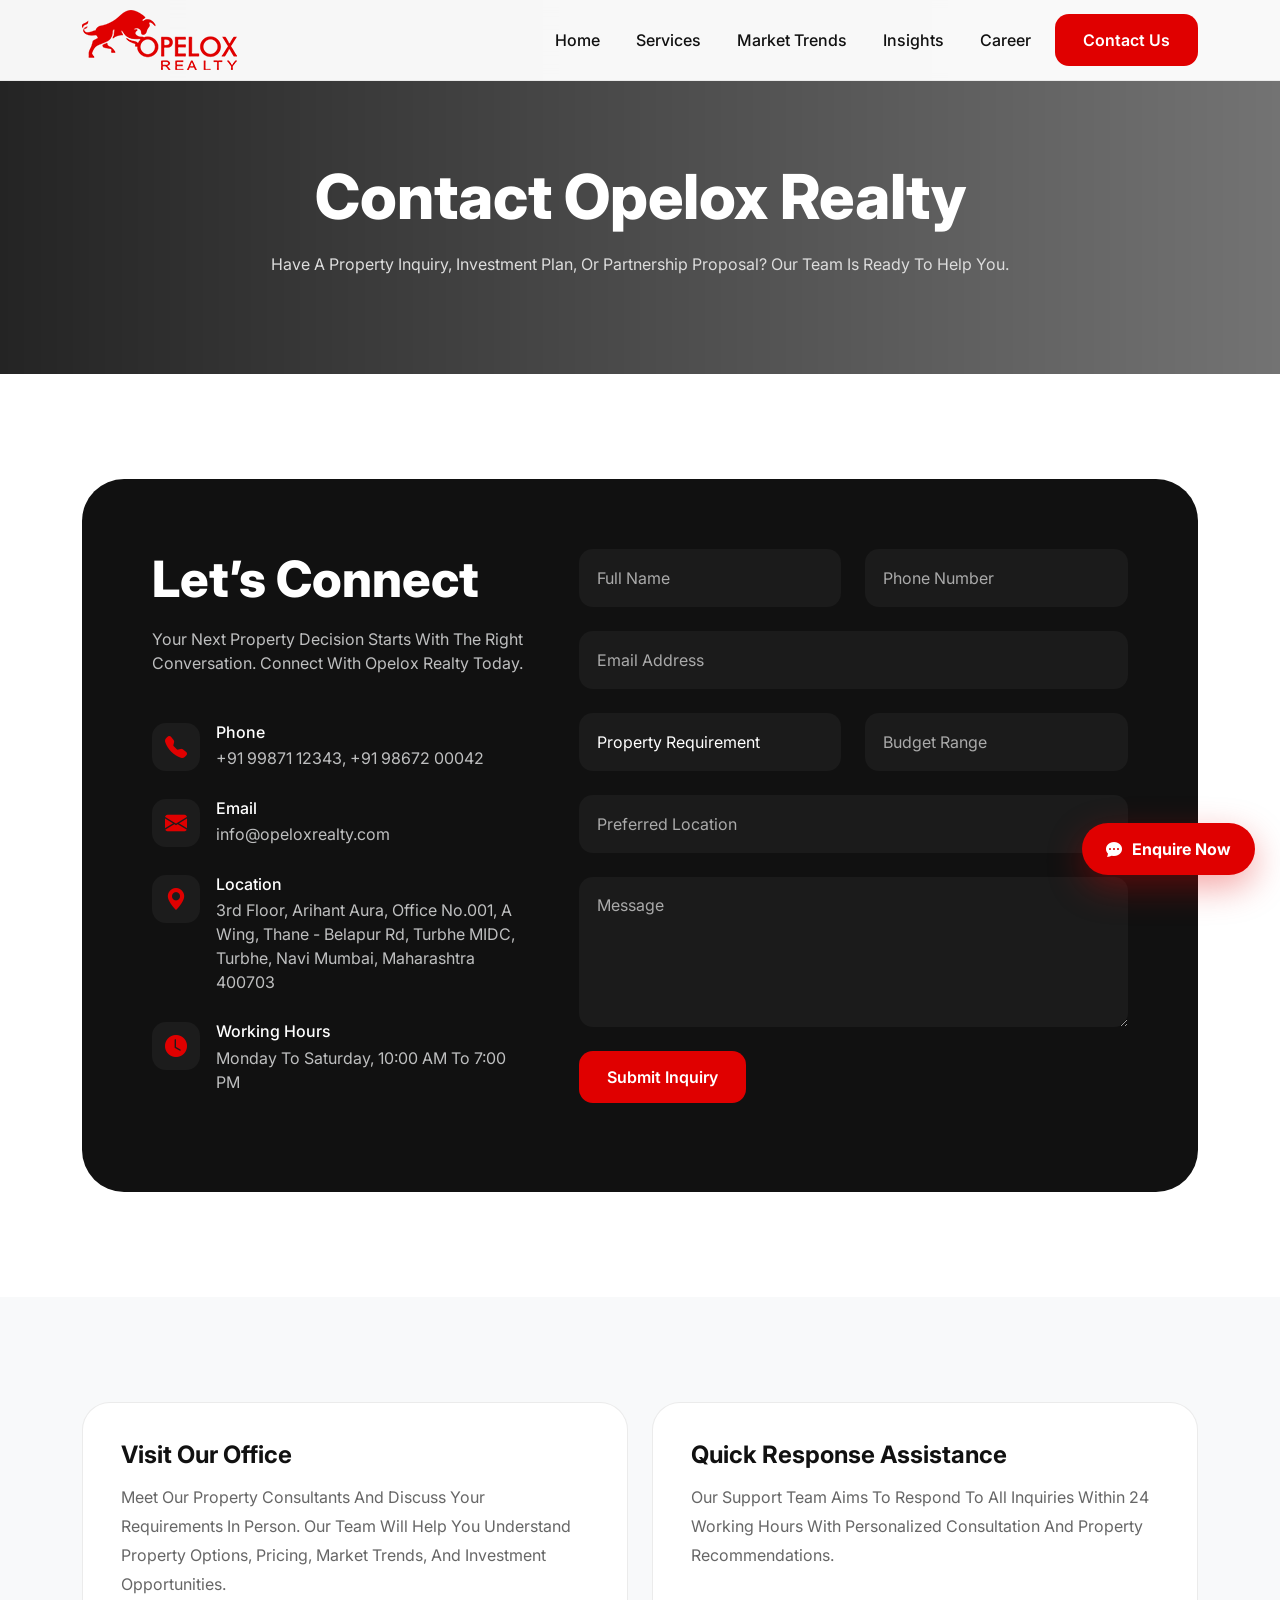
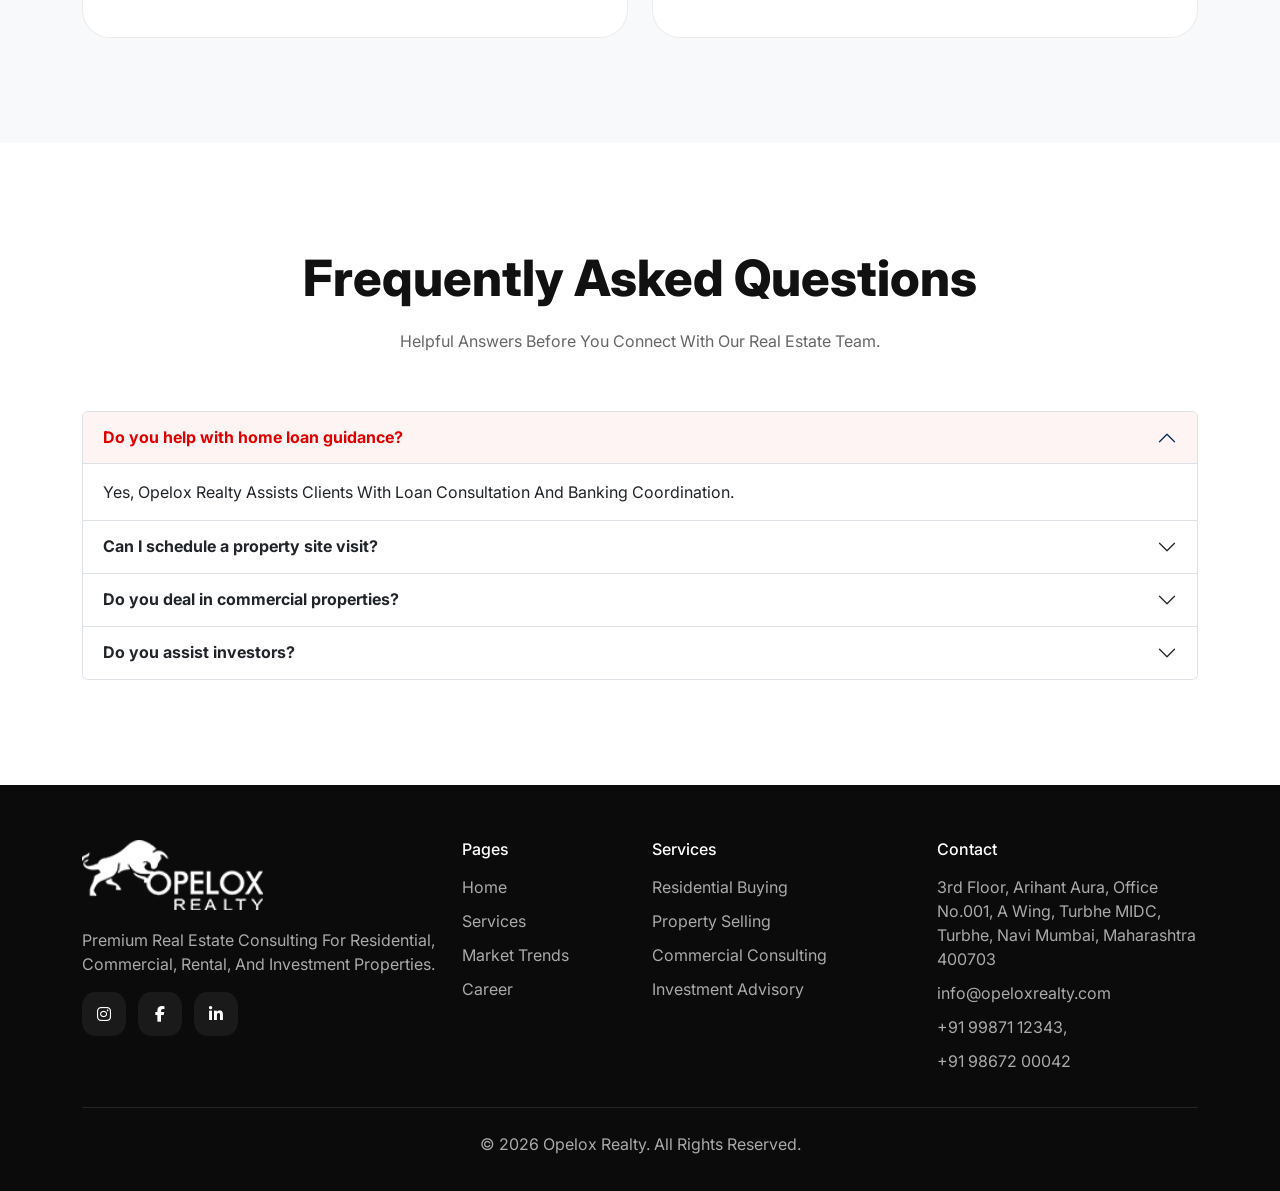
<file: contact.html>
<!DOCTYPE html>
<html lang="en">

<head id="head">
  <meta charset="UTF-8">
  <meta name="viewport" content="width=device-width, initial-scale=1.0">

  <title>Opelox Realty</title>
  <link rel="apple-touch-icon" sizes="180x180" href="assets/images/apple-touch-icon.png">
  <link rel="icon" type="image/png" sizes="32x32" href="assets/images/favicon-32x32.png">
  <link rel="icon" type="image/png" sizes="16x16" href="assets/images/favicon-16x16.png">

  <!-- Bootstrap -->
  <link href="https://cdn.jsdelivr.net/npm/bootstrap@5.3.7/dist/css/bootstrap.min.css" rel="stylesheet">

  <!-- Bootstrap Icons -->
  <link rel="stylesheet"
  href="https://cdn.jsdelivr.net/npm/bootstrap-icons@1.11.3/font/bootstrap-icons.min.css">

  <!-- Google Font -->
  <link href="https://fonts.googleapis.com/css2?family=Inter:wght@300;400;500;600;700;800&display=swap" rel="stylesheet">

  <!-- Font Awesome -->
  <link rel="stylesheet"
  href="https://cdnjs.cloudflare.com/ajax/libs/font-awesome/6.5.2/css/all.min.css"/>

  <!-- Main CSS -->
  <link rel="stylesheet" href="assets/css/style.css">
</head>

<body>

<div id="header"></div>


<div class="page-banner">
  <div class="container">
    <h1>Contact Opelox Realty</h1>
    <p>Have a property inquiry, investment plan, or partnership proposal? Our team is ready to help you.</p>
  </div>
</div>

<section>
  <div class="container">
    <div class="contact-box">
      <div class="row g-5">
        <div class="col-lg-5">
          <h2 class="section-title text-white">Let’s Connect</h2>
          <p class="text-light opacity-75 mb-5">
            Your next property decision starts with the right conversation. Connect with Opelox Realty today.
          </p>

          <div class="contact-detail">
            <i class="bi bi-telephone-fill"></i>
            <div>
              <h6 class="text-white mb-1">Phone</h6>
              <p class="mb-0 text-light opacity-75"><a href="tel:+91 99871 12343">+91 99871 12343</a>, <a href="tel:+91 98672 00042">+91 98672 00042</a></p>
            </div>
          </div>

          <div class="contact-detail">
            <i class="bi bi-envelope-fill"></i>
            <div>
              <h6 class="text-white mb-1">Email</h6>
              <p class="mb-0 text-light opacity-75 small-case"><a href="mailto:info@opeloxrealty.com">info@opeloxrealty.com</a></p>
            </div>
          </div>

          <div class="contact-detail">
            <i class="bi bi-geo-alt-fill"></i>
            <div>
              <h6 class="text-white mb-1">Location</h6>
              <p class="mb-0 text-light opacity-75"><a href="https://maps.app.goo.gl/nwdGaeNaJtNq6hdN9" target="_blank">3rd Floor, Arihant Aura, Office No.001, A Wing, Thane - Belapur Rd, Turbhe MIDC, Turbhe, Navi Mumbai, Maharashtra 400703</a></p>
            </div>
          </div>

          <div class="contact-detail">
            <i class="bi bi-clock-fill"></i>
            <div>
              <h6 class="text-white mb-1">Working Hours</h6>
              <p class="mb-0 text-light opacity-75">Monday to Saturday, 10:00 AM to 7:00 PM</p>
            </div>
          </div>
        </div>

        <div class="col-lg-7">
        <form action="https://api.web3forms.com/submit" method="POST">
          <input type="hidden" name="access_key" value="310206ef-6bbd-4a86-8e6c-a15654e8a73a">
            <div class="row">
              <div class="col-md-6 mb-4">
                <input type="text" class="form-control" placeholder="Full Name" name="Full Name">
              </div>
              <div class="col-md-6 mb-4">
                <input type="tel" class="form-control" placeholder="Phone Number" name="Phone Number">
              </div>
            </div>

            <div class="mb-4">
              <input type="email" class="form-control" placeholder="Email Address" name="Email Address">
            </div>

            <div class="row">
              <div class="col-md-6 mb-4">
                <select class="form-select" name="Requirement">
                  <option selected>Property Requirement</option>
                  <option>Buy Property</option>
                  <option>Sell Property</option>
                  <option>Rent / Lease</option>
                  <option>Investment Advisory</option>
                  <option>Commercial Property</option>
                </select>
              </div>

              <div class="col-md-6 mb-4">
                <input type="text" class="form-control" placeholder="Budget Range" name="Budget Range">
              </div>
            </div>

            <div class="mb-4">
              <input type="text" class="form-control" placeholder="Preferred Location" name="Preferred Location">
            </div>

            <div class="mb-4">
              <textarea class="form-control" placeholder="Message" name="Message"></textarea>
            </div>

            <button type="submit" class="btn-red">Submit Inquiry</button>
          </form>
        </div>
      </div>
    </div>
  </div>
</section>

<section class="bg-light">
  <div class="container">
    <div class="row g-4">
      <div class="col-lg-6">
        <div class="info-card">
          <h4>Visit Our Office</h4>
          <p>Meet our property consultants and discuss your requirements in person. Our team will help you understand property options, pricing, market trends, and investment opportunities.</p>
        </div>
      </div>

      <div class="col-lg-6">
        <div class="info-card">
          <h4>Quick Response Assistance</h4>
          <p>Our support team aims to respond to all inquiries within 24 working hours with personalized consultation and property recommendations.</p>
        </div>
      </div>
    </div>
  </div>
</section>

<section>
  <div class="container">
    <h2 class="section-title text-center">Frequently Asked Questions</h2>
    <p class="section-subtitle text-center">Helpful answers before you connect with our real estate team.</p>

    <div class="accordion" id="faqAccordion">
      <div class="accordion-item">
        <h2 class="accordion-header">
          <button class="accordion-button" type="button" data-bs-toggle="collapse" data-bs-target="#faq1">
            Do you help with home loan guidance?
          </button>
        </h2>
        <div id="faq1" class="accordion-collapse collapse show" data-bs-parent="#faqAccordion">
          <div class="accordion-body">
            Yes, Opelox Realty assists clients with loan consultation and banking coordination.
          </div>
        </div>
      </div>

      <div class="accordion-item">
        <h2 class="accordion-header">
          <button class="accordion-button collapsed" type="button" data-bs-toggle="collapse" data-bs-target="#faq2">
            Can I schedule a property site visit?
          </button>
        </h2>
        <div id="faq2" class="accordion-collapse collapse" data-bs-parent="#faqAccordion">
          <div class="accordion-body">
            Schedule your site visit at a date and time that's convenient for you.
          </div>
        </div>
      </div>

      <div class="accordion-item">
        <h2 class="accordion-header">
          <button class="accordion-button collapsed" type="button" data-bs-toggle="collapse" data-bs-target="#faq3">
            Do you deal in commercial properties?
          </button>
        </h2>
        <div id="faq3" class="accordion-collapse collapse" data-bs-parent="#faqAccordion">
          <div class="accordion-body">
            Opelox Realty caters to all your residential and commercial real estate needs under one roof.
          </div>
        </div>
      </div>

      <div class="accordion-item">
        <h2 class="accordion-header">
          <button class="accordion-button collapsed" type="button" data-bs-toggle="collapse" data-bs-target="#faq4">
            Do you assist investors?
          </button>
        </h2>
        <div id="faq4" class="accordion-collapse collapse" data-bs-parent="#faqAccordion">
          <div class="accordion-body">
            We provide expert investment-focused market insights and ROI-driven property recommendations to help you maximize returns and make informed real estate decisions.
          </div>
        </div>
      </div>
    </div>
  </div>
</section>

<div id="footer"></div>

<script src="https://code.jquery.com/jquery-3.7.1.min.js"></script>
<script src="https://cdn.jsdelivr.net/npm/bootstrap@5.3.7/dist/js/bootstrap.bundle.min.js"></script>
<script src="assets/js/main.js"></script>
</body>
</html>
</file>
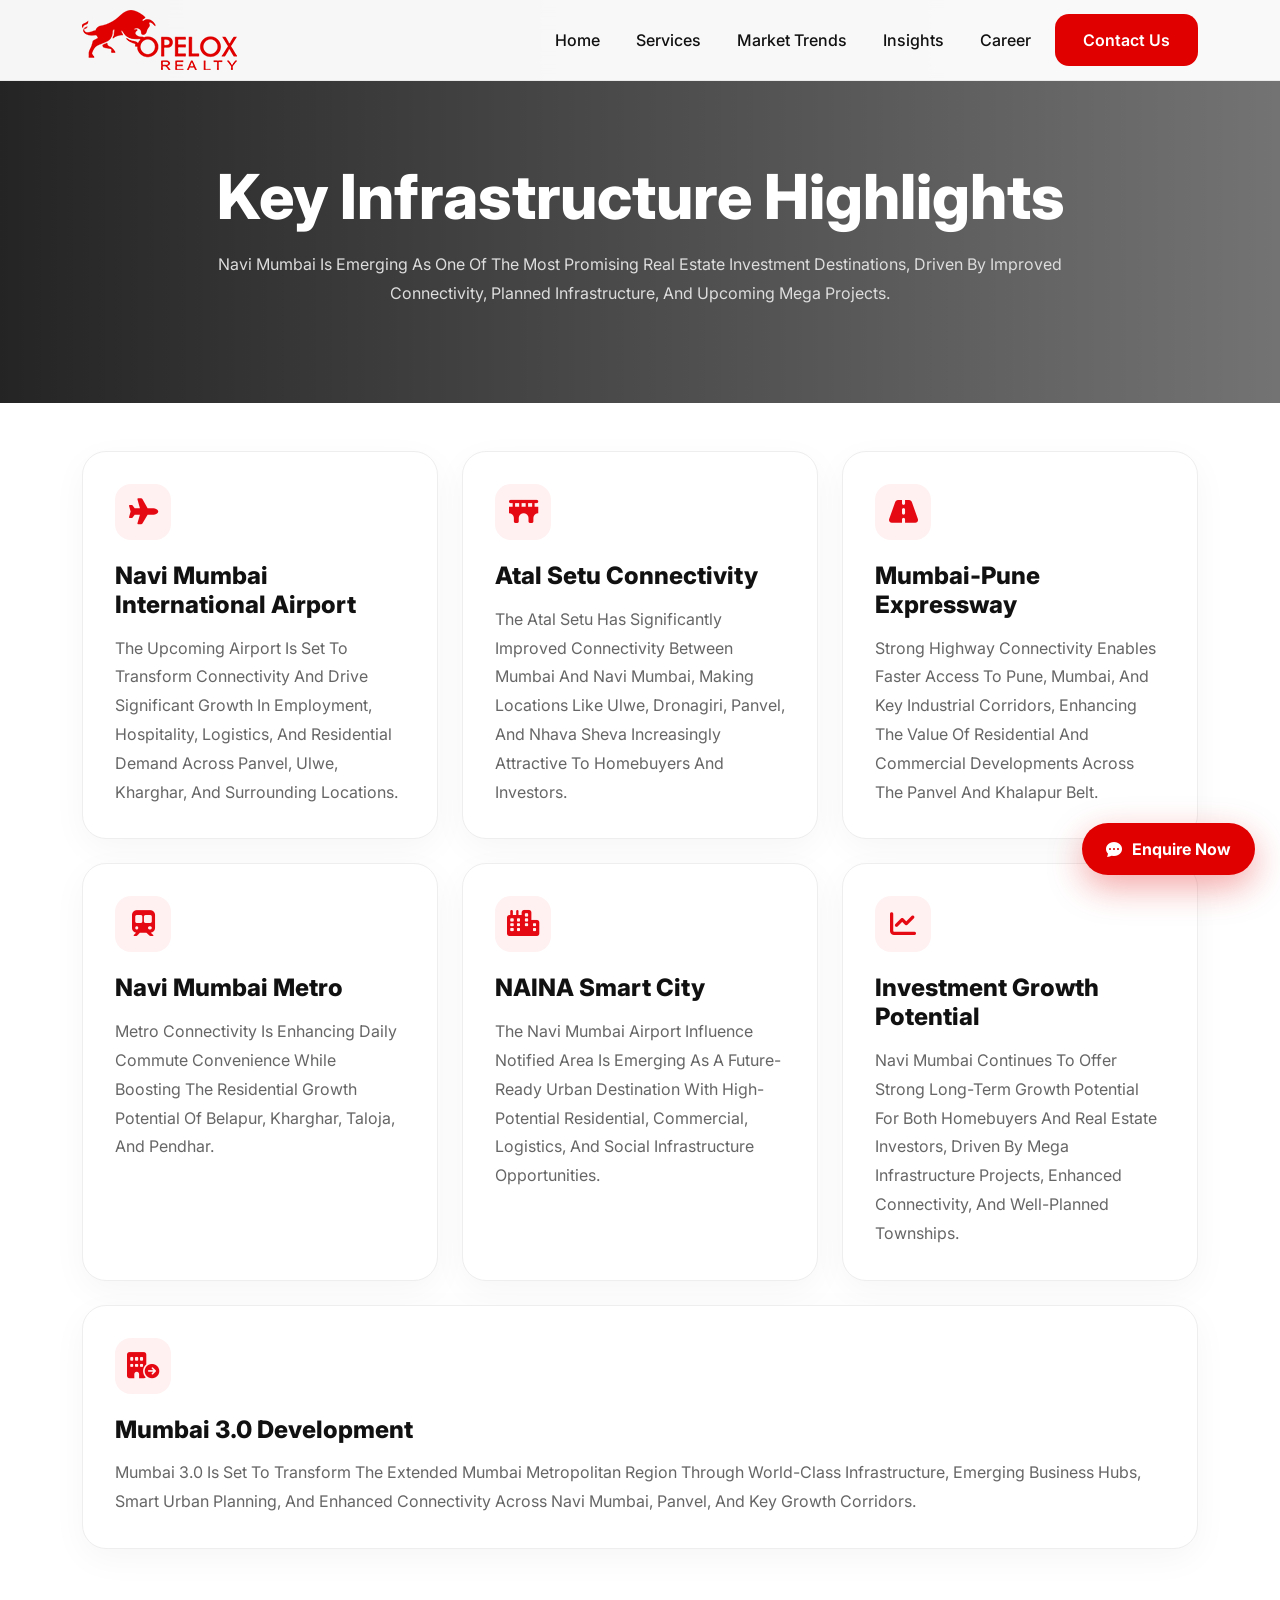
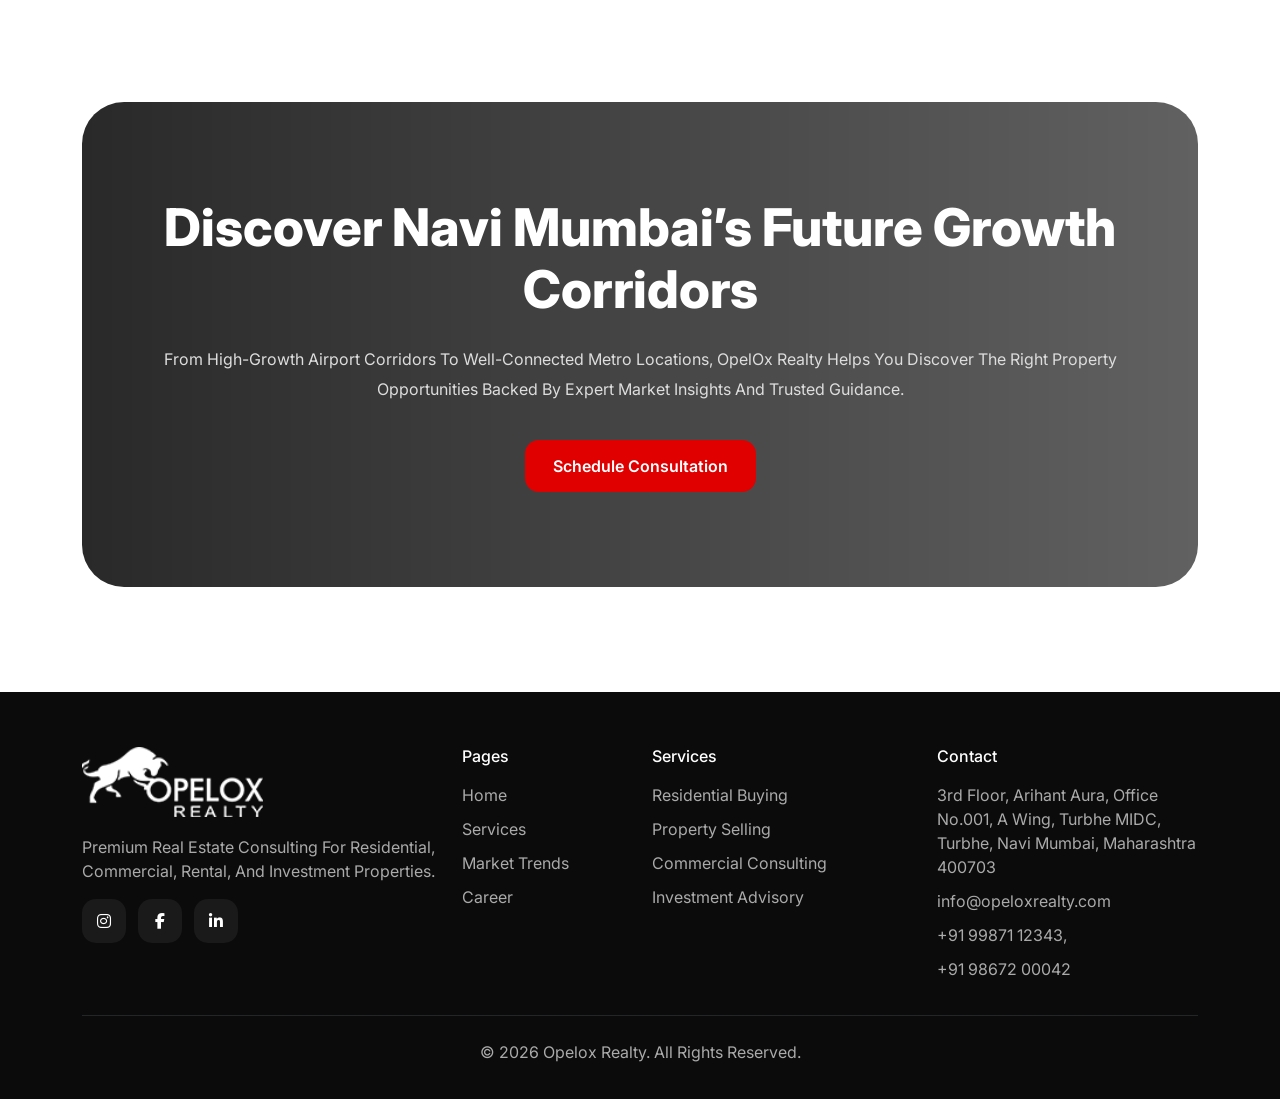
<file: insights.html>
<!DOCTYPE html>
<html lang="en">

<head id="head">
  <meta charset="UTF-8">
  <meta name="viewport" content="width=device-width, initial-scale=1.0">

  <title>Property Buying Guides & Real Estate Insights | OpelOx Realty</title>
  <meta name="description" content="Expert property buying guides, RERA tips, stamp duty calculators, home loan advice & investment insights tailored for Mumbai & Navi Mumbai buyers.">
  <meta name="keywords" content="">
  <link rel="apple-touch-icon" sizes="180x180" href="assets/images/apple-touch-icon.png">
  <link rel="icon" type="image/png" sizes="32x32" href="assets/images/favicon-32x32.png">
  <link rel="icon" type="image/png" sizes="16x16" href="assets/images/favicon-16x16.png">

  <!-- Bootstrap -->
  <link href="https://cdn.jsdelivr.net/npm/bootstrap@5.3.7/dist/css/bootstrap.min.css" rel="stylesheet">

  <!-- Bootstrap Icons -->
  <link rel="stylesheet"
  href="https://cdn.jsdelivr.net/npm/bootstrap-icons@1.11.3/font/bootstrap-icons.min.css">

  <!-- Google Font -->
  <link href="https://fonts.googleapis.com/css2?family=Inter:wght@300;400;500;600;700;800&display=swap" rel="stylesheet">

  <!-- Font Awesome -->
  <link rel="stylesheet"
  href="https://cdnjs.cloudflare.com/ajax/libs/font-awesome/6.5.2/css/all.min.css"/>

  <!-- Main CSS -->
  <link rel="stylesheet" href="assets/css/style.css">
</head>

<body>

<div id="header"></div>


<div class="page-banner">
  <div class="container">
    <h1>Key Infrastructure Highlights</h1>
    <p>Navi Mumbai is emerging as one of the most promising real estate investment destinations, driven by improved connectivity, planned infrastructure, and upcoming mega projects.</p>
  </div>
</div>


<!-- Insights Section -->
<section class="py-5">
  <div class="container">

    <div class="row g-4">

      <div class="col-lg-4 col-md-6">
        <div class="insight-card">
          <div class="icon-box"><i class="fa-solid fa-plane"></i></div>
          <h4>Navi Mumbai International Airport</h4>
          <p>
            The upcoming airport is set to transform connectivity and drive significant growth in employment, hospitality, logistics, and residential demand across Panvel, Ulwe, Kharghar, and surrounding locations.
          </p>
        </div>
      </div>

      <div class="col-lg-4 col-md-6">
        <div class="insight-card">
          <div class="icon-box"><i class="fa-solid fa-bridge"></i></div>
          <h4>Atal Setu Connectivity</h4>
          <p>
            The Atal Setu has significantly improved connectivity between Mumbai and Navi Mumbai, making locations like Ulwe, Dronagiri, Panvel, and Nhava Sheva increasingly attractive to homebuyers and investors.
          </p>
        </div>
      </div>

      <div class="col-lg-4 col-md-6">
        <div class="insight-card">
          <div class="icon-box"><i class="fa-solid fa-road"></i></div>
          <h4>Mumbai-Pune Expressway</h4>
          <p>
            Strong highway connectivity enables faster access to Pune, Mumbai, and key industrial corridors, enhancing the value of residential and commercial developments across the Panvel and Khalapur belt.
          </p>
        </div>
      </div>

      <div class="col-lg-4 col-md-6">
        <div class="insight-card">
          <div class="icon-box"><i class="fa-solid fa-train-subway"></i></div>
          <h4>Navi Mumbai Metro</h4>
          <p>
            Metro connectivity is enhancing daily commute convenience while boosting the residential growth potential of Belapur, Kharghar, Taloja, and Pendhar.
          </p>
        </div>
      </div>

      <div class="col-lg-4 col-md-6">
        <div class="insight-card">
          <div class="icon-box"><i class="fa-solid fa-city"></i></div>
          <h4>NAINA Smart City</h4>
          <p>
            The Navi Mumbai Airport Influence Notified Area is emerging as a future-ready urban destination with high-potential residential, commercial, logistics, and social infrastructure opportunities.
          </p>
        </div>
      </div>

      <div class="col-lg-4 col-md-6">
        <div class="insight-card">
          <div class="icon-box"><i class="fa-solid fa-chart-line"></i></div>
          <h4>Investment Growth Potential</h4>
          <p>
            Navi Mumbai continues to offer strong long-term growth potential for both homebuyers and real estate investors, driven by mega infrastructure projects, enhanced connectivity, and well-planned townships.
          </p>
        </div>
      </div>

      <div class="col-lg-12 col-md-6">
        <div class="insight-card">
          <div class="icon-box">
            <i class="fa-solid fa-building-circle-arrow-right"></i>
          </div>

          <h4>Mumbai 3.0 Development</h4>

          <p>
            Mumbai 3.0 is set to transform the extended Mumbai Metropolitan Region through world-class infrastructure, emerging business hubs, smart urban planning, and enhanced connectivity across Navi Mumbai, Panvel, and key growth corridors.
          </p>
        </div>
      </div>

    </div>
  </div>
</section>


<section>
  <div class="container">
    <div class="cta-box">
      <h2>Discover Navi Mumbai’s Future Growth Corridors</h2>
      <p>From high-growth airport corridors to well-connected metro locations, OpelOx Realty helps you discover the right property opportunities backed by expert market insights and trusted guidance.</p>
      <a href="contact.html" class="btn-red">Schedule Consultation</a>
    </div>
  </div>
</section>

<div id="footer"></div>

<script src="https://code.jquery.com/jquery-3.7.1.min.js"></script>
<script src="https://cdn.jsdelivr.net/npm/bootstrap@5.3.7/dist/js/bootstrap.bundle.min.js"></script>
<script src="assets/js/main.js"></script>
</body>
</html>
</file>
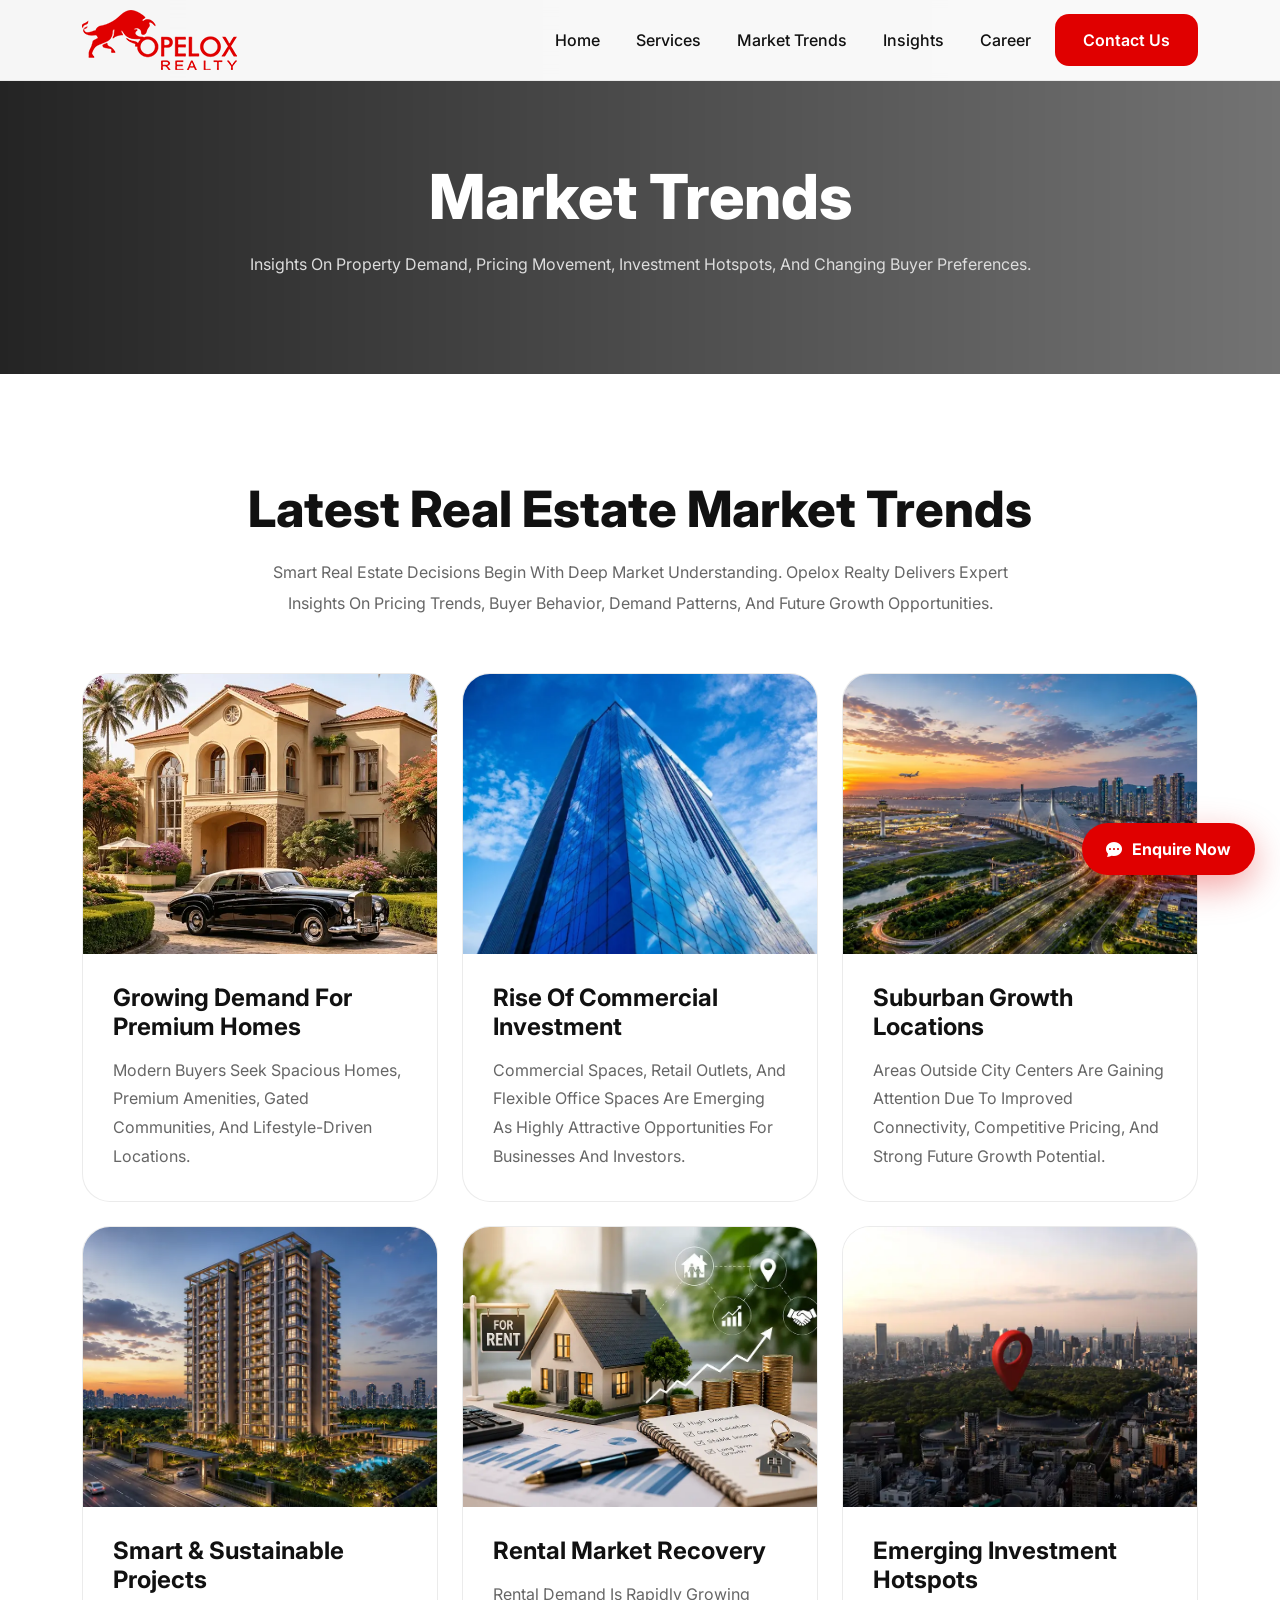
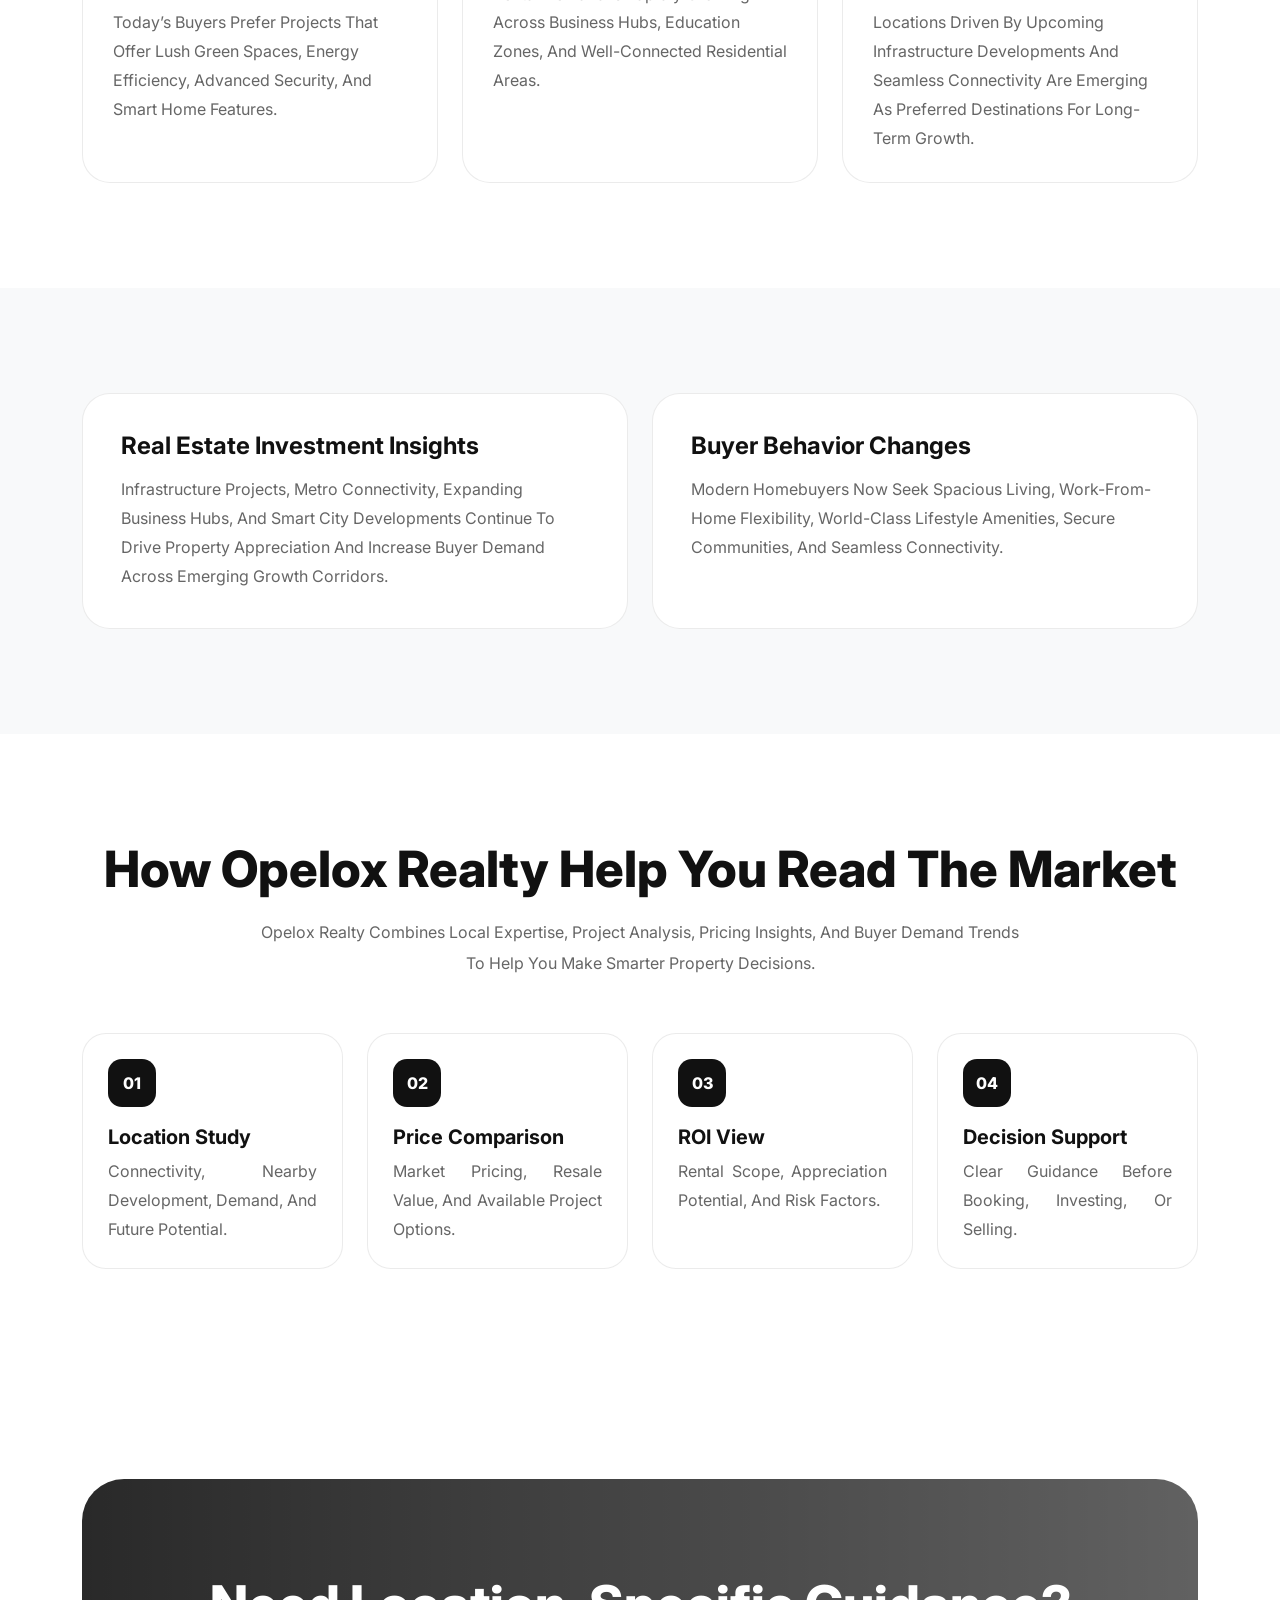
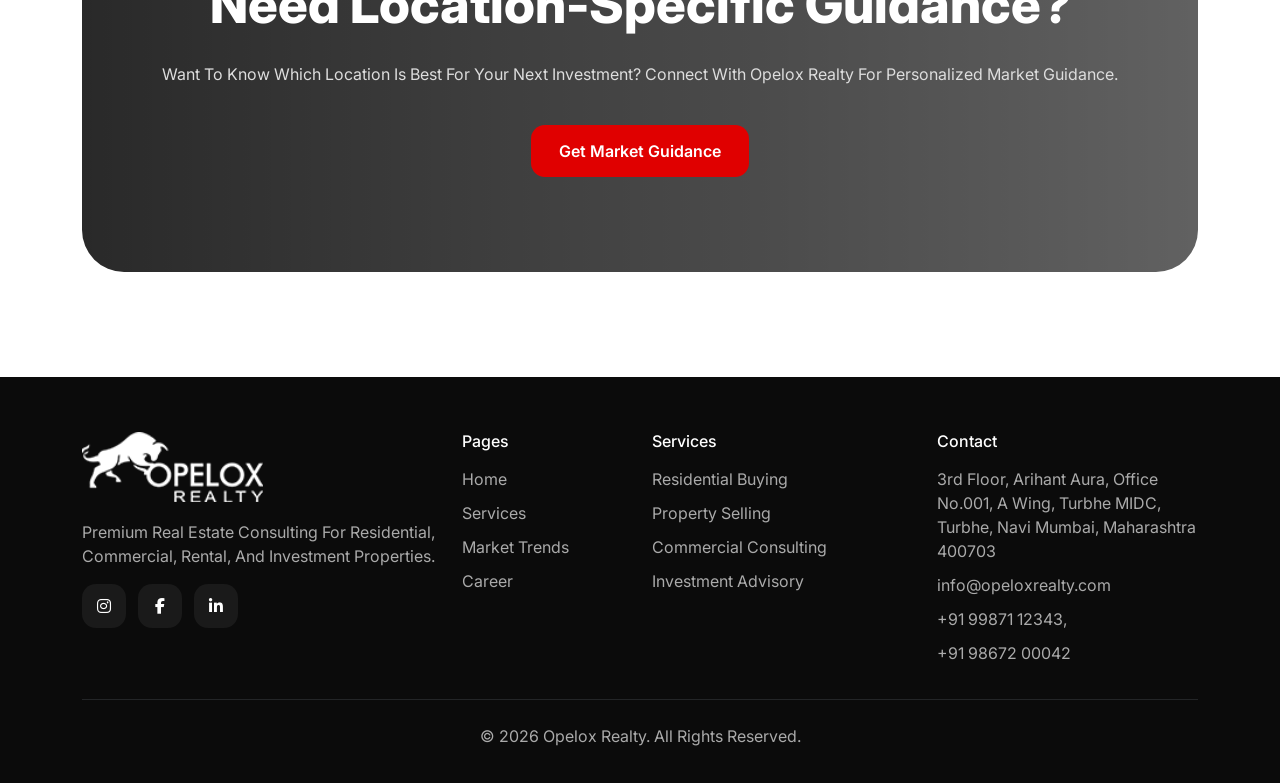
<file: market-trends.html>
<!DOCTYPE html>
<html lang="en">

<head id="head">
  <meta charset="UTF-8">
  <meta name="viewport" content="width=device-width, initial-scale=1.0">

  <title>Mumbai & Navi Mumbai Real Estate Market Trends</title>
  <meta name="description" content="Stay ahead with the latest Mumbai & Navi Mumbai property market trends, price forecasts, micro-market analysis & infrastructure updates.">
  <meta name="keywords" content="">
  <link rel="apple-touch-icon" sizes="180x180" href="assets/images/apple-touch-icon.png">
  <link rel="icon" type="image/png" sizes="32x32" href="assets/images/favicon-32x32.png">
  <link rel="icon" type="image/png" sizes="16x16" href="assets/images/favicon-16x16.png">

  <!-- Bootstrap -->
  <link href="https://cdn.jsdelivr.net/npm/bootstrap@5.3.7/dist/css/bootstrap.min.css" rel="stylesheet">

  <!-- Bootstrap Icons -->
  <link rel="stylesheet"
  href="https://cdn.jsdelivr.net/npm/bootstrap-icons@1.11.3/font/bootstrap-icons.min.css">

  <!-- Google Font -->
  <link href="https://fonts.googleapis.com/css2?family=Inter:wght@300;400;500;600;700;800&display=swap" rel="stylesheet">

  <!-- Font Awesome -->
  <link rel="stylesheet"
  href="https://cdnjs.cloudflare.com/ajax/libs/font-awesome/6.5.2/css/all.min.css"/>

  <!-- Main CSS -->
  <link rel="stylesheet" href="assets/css/style.css">
</head>

<body>

<div id="header"></div>


<div class="page-banner">
  <div class="container">
    <h1>Market Trends</h1>
    <p>Insights on property demand, pricing movement, investment hotspots, and changing buyer preferences.</p>
  </div>
</div>

<section>
  <div class="container">
    <h2 class="section-title text-center">Latest Real Estate Market Trends</h2>
    <p class="section-subtitle text-center">
      Smart real estate decisions begin with deep market understanding. Opelox Realty delivers expert insights on pricing trends, buyer behavior, demand patterns, and future growth opportunities.
    </p>

    <div class="row g-4">
      <div class="col-lg-4">
        <div class="trend-card">
          <img src="assets/images/premium-homes.webp" alt="Premium homes">
          <div class="trend-content">
            <h4>Growing Demand For Premium Homes</h4>
            <p>Modern buyers seek spacious homes, premium amenities, gated communities, and lifestyle-driven locations.</p>
          </div>
        </div>
      </div>

      <div class="col-lg-4">
        <div class="trend-card">
          <img src="assets/images/commercial.webp" alt="Commercial investment">
          <div class="trend-content">
            <h4>Rise Of Commercial Investment</h4>
            <p>Commercial spaces, retail outlets, and flexible office spaces are emerging as highly attractive opportunities for businesses and investors.</p>
          </div>
        </div>
      </div>

      <div class="col-lg-4">
        <div class="trend-card">
          <img src="assets/images/suburban-growth.webp" alt="Suburban growth">
          <div class="trend-content">
            <h4>Suburban Growth Locations</h4>
            <p>Areas outside city centers are gaining attention due to improved connectivity, competitive pricing, and strong future growth potential.</p>
          </div>
        </div>
      </div>

      <div class="col-lg-4">
        <div class="trend-card">
          <img src="assets/images/sustainable-projects.webp" alt="Smart sustainable projects">
          <div class="trend-content">
            <h4>Smart & Sustainable Projects</h4>
            <p>Today’s buyers prefer projects that offer lush green spaces, energy efficiency, advanced security, and smart home features.</p>
          </div>
        </div>
      </div>

      <div class="col-lg-4">
        <div class="trend-card">
          <img src="assets/images/rent.webp" alt="Rental market">
          <div class="trend-content">
            <h4>Rental Market Recovery</h4>
            <p>Rental demand is rapidly growing across business hubs, education zones, and well-connected residential areas.</p>
          </div>
        </div>
      </div>

      <div class="col-lg-4">
        <div class="trend-card">
          <img src="assets/images/invest-hotspots.webp" alt="Investment hotspots">
          <div class="trend-content">
            <h4>Emerging Investment Hotspots</h4>
            <p>Locations driven by upcoming infrastructure developments and seamless connectivity are emerging as preferred destinations for long-term growth.</p>
          </div>
        </div>
      </div>
    </div>
  </div>
</section>

<section class="bg-light">
  <div class="container">
    <div class="row g-4">
      <div class="col-lg-6">
        <div class="info-card">
          <h4>Real Estate Investment Insights</h4>
          <p>Infrastructure projects, metro connectivity, expanding business hubs, and smart city developments continue to drive property appreciation and increase buyer demand across emerging growth corridors.</p>
        </div>
      </div>

      <div class="col-lg-6">
        <div class="info-card">
          <h4>Buyer Behavior Changes</h4>
          <p>Modern homebuyers now seek spacious living, work-from-home flexibility, world-class lifestyle amenities, secure communities, and seamless connectivity.</p>
        </div>
      </div>
    </div>
  </div>
</section>

<section>
  <div class="container">
    <h2 class="section-title text-center">How Opelox Realty Help You Read The Market</h2>
    <p class="section-subtitle text-center">
      Opelox Realty combines local expertise, project analysis, pricing insights, and buyer demand trends to help you make smarter property decisions.
    </p>

    <div class="row g-4">
      <div class="col-md-3">
        <div class="process-card">
          <div class="process-number">01</div>
          <h5 class="fw-bold">Location Study</h5>
          <p class="text-muted-custom mb-0">Connectivity, nearby development, demand, and future potential.</p>
        </div>
      </div>

      <div class="col-md-3">
        <div class="process-card">
          <div class="process-number">02</div>
          <h5 class="fw-bold">Price Comparison</h5>
          <p class="text-muted-custom mb-0">Market pricing, resale value, and available project options.</p>
        </div>
      </div>

      <div class="col-md-3">
        <div class="process-card">
          <div class="process-number">03</div>
          <h5 class="fw-bold">ROI View</h5>
          <p class="text-muted-custom mb-0">Rental scope, appreciation potential, and risk factors.</p>
        </div>
      </div>

      <div class="col-md-3">
        <div class="process-card">
          <div class="process-number">04</div>
          <h5 class="fw-bold">Decision Support</h5>
          <p class="text-muted-custom mb-0">Clear guidance before booking, investing, or selling.</p>
        </div>
      </div>
    </div>
  </div>
</section>

<section>
  <div class="container">
    <div class="cta-box">
      <h2>Need Location-Specific Guidance?</h2>
      <p>Want to know which location is best for your next investment? Connect with Opelox Realty for personalized market guidance.</p>
      <a href="contact.html" class="btn-red">Get Market Guidance</a>
    </div>
  </div>
</section>

<div id="footer"></div>

<script src="https://code.jquery.com/jquery-3.7.1.min.js"></script>
<script src="https://cdn.jsdelivr.net/npm/bootstrap@5.3.7/dist/js/bootstrap.bundle.min.js"></script>
<script src="assets/js/main.js"></script>
</body>
</html>
</file>
<file: assets/css/style.css>
:root{
  --primary:#e00000;
  --primary-dark:#b80000;
  --dark:#0d0d0d;
  --black:#111111;
  --muted:#666666;
  --light:#f7f7f7;
  --border:rgba(0,0,0,0.08);
  --bs-navbar-brand-padding-y: 0 !important;
}

*{
  margin:0;
  padding:0;
  box-sizing:border-box;
}

html{
  scroll-behavior:smooth;
}

body{
  font-family:'Inter',sans-serif;
  color:#111;
  overflow-x:hidden;
  background:#fff;
  text-transform: capitalize;
}

img{
  max-width:100%;
}

a{
  text-decoration:none;
}
.or-highlight {
  color:var(--primary);
}

.navbar{
  padding:10px 0;
  background:rgba(255,255,255,0.96);
  backdrop-filter:blur(14px);
  border-bottom:1px solid rgba(0,0,0,0.06);
}
.navbar-brand {
  padding: 0;
}
.navbar-brand img{
  height:60px;
}

.nav-link{
  color:#111;
  font-weight:500;
  margin-left:20px;
  transition:0.3s;
}

.navbar-nav .nav-link:hover,
.navbar-nav .nav-link.active{
  color:var(--primary) !important;
}

.btn-red{
  background:var(--primary);
  color:#fff;
  padding:14px 28px;
  border-radius:14px;
  font-weight:600;
  border:none;
  display:inline-block;
  transition:0.3s;
}

.btn-red:hover{
  background:var(--primary-dark);
  color:#fff;
  transform:translateY(-2px);
}

.btn-outline-dark-custom{
  border:1px solid #111;
  color:#111;
  padding:14px 28px;
  border-radius:14px;
  font-weight:600;
  display:inline-block;
  transition:0.3s;
}

.btn-outline-dark-custom:hover{
  background:#111;
  color:#fff;
}
.hero{
  position:relative;
  overflow:hidden;
}

/* Background Video */
.hero-video{
  position:absolute;
  top:0;
  left:0;
  width:100%;
  height:100%;
  object-fit:cover;
  z-index:0;
}

/* Dark Overlay */
.hero-overlay{
  position:absolute;
  inset:0;
  background:linear-gradient(
    to right,
    rgba(0,0,0,0.82),
    rgba(0,0,0,0.45)
  );
  z-index:1;
}

/* Content Above Video */
.hero .container{
  position:relative;
  z-index:2;
}
.hero{
  min-height:100vh;
  display:flex;
  align-items:center;
  color:#fff;
  /*background:
  linear-gradient(to right, rgba(0,0,0,0.82), rgba(0,0,0,0.42)),
  url('https://images.unsplash.com/photo-1600585154526-990dced4db0d?q=80&w=1920&auto=format&fit=crop') center/cover;*/
}

.hero-badge{
  display:inline-flex;
  align-items:center;
  gap:10px;
  padding:12px 18px;
  border-radius:100px;
  background:rgba(255,255,255,0.1);
  border:1px solid rgba(255,255,255,0.14);
  margin-bottom:28px;
}

.hero h1{
  font-size:76px;
  font-weight:800;
  line-height:1.05;
  margin-bottom:28px;
}

.hero p{
  font-size:18px;
  line-height:1.9;
  margin-bottom:38px;
}

.page-banner{
  padding:160px 0 95px;
  background:
  linear-gradient(to right, rgba(0,0,0,0.86), rgba(0,0,0,0.55)),
  url('https://images.unsplash.com/photo-1486406146926-c627a92ad1ab?q=80&w=1800&auto=format&fit=crop') center/cover;
  color:#fff;
  text-align:center;
}

.page-banner h1{
  font-size:62px;
  font-weight:800;
  margin-bottom:16px;
}

.page-banner p{
  max-width:850px;
  margin:auto;
  color:#ddd;
  line-height:1.8;
}

section{
  padding:105px 0;
}

.section-title{
  font-size:50px;
  font-weight:800;
  margin-bottom:18px;
}

.section-subtitle{
  color:var(--muted);
  line-height:1.9;
  max-width:780px;
  margin:0 auto 55px;
}

.text-muted-custom{
  color:var(--muted);
  line-height:1.8;
  text-align: justify;
}

.about-img{
  border-radius:32px;
  overflow:hidden;
  height:100%;
}

.about-img img{
  width:100%;
  height:100%;
  object-fit:cover;
}
.check-list{
  list-style:none;
  padding:0;
  margin:30px 0 0;
}

.check-list li {
  display: flex;
  align-items: center;
  gap: 10px;
  margin-bottom: 16px;
  font-weight: 500;
}

.check-list i{
  color:var(--primary);
  font-size:20px;
}
.about .section-title {
  text-align: center;
}
.about .check-list {
  margin-top: 50px;
  text-align: center;
  margin-bottom: 50px;
}
.about .check-list li {
    display: inline-flex;
    gap: 10px;
    padding: 5px 12px;
    background-color: #fff3f3;
    border-radius: 20px;
    margin: 0 20px 20px;
}
/* TEAM SECTION */

.team-card{
    background: #ffffff;
    border-radius: 24px;
    border: 1px solid #f1f1f1;
    transition: 0.4s ease;
    box-shadow: 0 10px 30px rgba(0,0,0,0.04);
}

.team-card:hover{
    transform: translateY(-8px);
    box-shadow: 0 20px 50px rgba(0,0,0,0.08);
}

.team-img{
    width: 90px;
    height: 90px;
    border-radius: 20px;
    overflow: hidden;
    flex-shrink: 0;
}

.team-img img{
    width: 100%;
    height: 100%;
    object-fit: cover;
}

.team-tag{
    padding: 8px 14px;
    background: #fff3f3;
    color: #dc2626;
    border-radius: 50px;
    font-size: 13px;
    font-weight: 600;
}

.service-card,
.info-card,
.job-card,
.trend-card,
.value-card{
  background:#fff;
  border:1px solid var(--border);
  border-radius:28px;
  transition:0.35s;
  height:100%;
}

.service-card,
.info-card,
.value-card{
  padding:38px;
}

.service-card:hover,
.info-card:hover,
.job-card:hover,
.trend-card:hover,
.value-card:hover{
  transform:translateY(-8px);
  box-shadow:0 24px 60px rgba(0,0,0,0.08);
}

.service-icon,
.value-icon{
  width:76px;
  height:76px;
  border-radius:20px;
  background:#fff1f1;
  color:var(--primary);
  display:flex;
  align-items:center;
  justify-content:center;
  font-size:30px;
  margin-bottom:26px;
}

.service-card h4,
.info-card h4,
.value-card h4{
  font-weight:700;
  margin-bottom:14px;
}

.service-card p,
.info-card p,
.value-card p{
  color:var(--muted);
  line-height:1.8;
  margin:0;
}

.stats{
  background:#111;
  color:#fff;
  border-radius:42px;
  padding:72px;
}

.stats h2{
  font-size:56px;
  font-weight:800;
  margin-bottom:10px;
}

.stats p{
  color:#bbb;
  margin:0;
}

.featured-card,
.trend-card{
  overflow:hidden;
}

.featured-card{
  background:#fff;
  border:1px solid var(--border);
  border-radius:28px;
  transition:0.35s;
  height:100%;
}

.featured-card:hover{
  transform:translateY(-8px);
  box-shadow:0 24px 60px rgba(0,0,0,0.08);
}

.featured-card img,
.trend-card img{
  width:100%;
  height:280px;
  object-fit:cover;
}

.featured-content,
.trend-content{
  padding:30px;
}

.featured-content h4,
.trend-content h4{
  font-weight:700;
  margin-bottom:14px;
}

.featured-content p,
.trend-content p{
  color:var(--muted);
  line-height:1.8;
  margin:0;
}

.cta-box{
  background:
  linear-gradient(to right, rgba(0,0,0,0.84), rgba(0,0,0,0.62)),
  url('https://images.unsplash.com/photo-1460317442991-0ec209397118?q=80&w=1800&auto=format&fit=crop') center/cover;
  border-radius:42px;
  padding:95px 60px;
  color:#fff;
  text-align:center;
}

.cta-box h2{
  font-size:52px;
  font-weight:800;
  margin-bottom:22px;
}

.cta-box p{
  /* max-width:760px; */
  margin:0 auto 36px;
  color:#ddd;
  line-height:1.9;
}

.process-card{
  background:#fff;
  border:1px solid var(--border);
  border-radius:24px;
  padding:25px;
  position:relative;
  height: 100%;
}

.process-number{
  width:48px;
  height:48px;
  border-radius:14px;
  background:#111;
  color:#fff;
  display:flex;
  align-items:center;
  justify-content:center;
  font-weight:800;
  margin-bottom:18px;
}

.job-card{
  padding:32px;
  margin-bottom:20px;
}

.job-card h4{
  font-weight:700;
  margin-bottom:8px;
}

.job-meta{
  color:var(--primary);
  font-weight:600;
  margin-bottom:16px;
  display:block;
}

.contact-box{
  background:#111;
  color:#fff;
  border-radius:42px;
  padding:70px;
}

.contact-detail{
  display:flex;
  gap:16px;
  margin-bottom:28px;
}

.contact-detail i{
  width:48px;
  height:48px;
  border-radius:14px;
  background:#1c1c1c;
  color:var(--primary);
  display:flex;
  align-items:center;
  justify-content:center;
  font-size:22px;
  flex:0 0 auto;
}
.text-light a {
    color: rgba(var(--bs-light-rgb), var(--bs-text-opacity)) !important;
}

.form-control,
.form-select{
  height:58px;
  border-radius:14px;
  border:none;
  background:#1b1b1b;
  color:#fff;
  padding-left:18px;
}

.form-control::placeholder{
  color:#aaa;
}

textarea.form-control{
  height:150px;
  padding-top:16px;
}

.form-control:focus,
.form-select:focus{
  background:#202020;
  color:#fff;
  box-shadow:none;
}

.accordion-button{
  font-weight:700;
}

.accordion-button:focus{
  box-shadow:none;
}

footer{
  background:#0b0b0b;
  color:#aaa;
  padding:55px 0 35px;
}

.footer-logo{
  height: 70px;
  margin-bottom:18px;
  filter: brightness(0) invert(1);
}

footer a{
  color:#aaa;
  display:block;
  margin-bottom:10px;
  transition:0.3s;
}
.small-case {
    text-transform: lowercase;
}

footer a:hover{
  color:#fff;
}
footer .phone a{
  display:inline-block;
}

.social-icons a{
  width:44px;
  height:44px;
  border-radius:14px;
  background:#1a1a1a;
  color:#fff;
  display:inline-flex;
  align-items:center;
  justify-content:center;
  margin-right:8px;
}

.social-icons a:hover{
  background:var(--primary);
  transform:translateY(-3px);
}


.insights-hero{
  padding: 140px 0 90px;
  background:
    linear-gradient(rgba(0,0,0,.72), rgba(0,0,0,.72)),
    url("images/navi-mumbai-infrastructure.jpg") center/cover no-repeat;
  color:#fff;
}

.insights-hero .badge{
  background:#e50914;
  color:#fff;
  padding:10px 18px;
  border-radius:50px;
  margin-bottom:20px;
}

.insights-hero h1{
  max-width:800px;
  font-size:56px;
  font-weight:800;
  line-height:1.05;
  margin-bottom:20px;
}

.insights-hero p{
  max-width:720px;
  color:#e5e5e5;
  font-size:17px;
  line-height:1.8;
}

.insight-card{
  height:100%;
  padding:32px;
  background:#fff;
  border:1px solid #eee;
  border-radius:24px;
  box-shadow:0 10px 35px rgba(0,0,0,.04);
  transition:.35s ease;
}

.insight-card:hover{
  transform:translateY(-8px);
  box-shadow:0 20px 55px rgba(0,0,0,.08);
}

.icon-box{
  width:56px;
  height:56px;
  border-radius:16px;
  background:#fff1f1;
  color:#e50914;
  display:flex;
  align-items:center;
  justify-content:center;
  font-size:26px;
  margin-bottom:22px;
}

.insight-card h4{
  font-weight:800;
  margin-bottom:14px;
}

.insight-card p{
  color:#666;
  line-height:1.8;
  margin-bottom:0;
}

.accordion-button:not(.collapsed) {
    color: #e00000;
    background-color: #fff4f4;
}

@media(max-width:991px){
  .hero{
    min-height: auto;
    text-align:center;
    padding:140px 0 95px;
  }

  .hero h1{
    font-size:50px;
  }

  .section-title{
    font-size:38px;
  }

  .page-banner h1{
    font-size:42px;
  }

  .stats,
  .contact-box,
  .cta-box{
    padding:45px 28px;
  }

  .cta-box h2{
    font-size:36px;
  }

  .nav-link{
    margin-left:0;
    padding:12px 0;
  }

  .insights-hero{
    padding:110px 0 70px;
  }

  .insights-hero h1{
    font-size:38px;
  }
  .about .check-list li {
      margin: 0 0 20px;
  }
  .about-img img {
    margin-bottom: 30px;
  }
  .bg-light .about-img img,
  .grow .about-img img {
    margin-bottom: 0;
  }
  .stats h2 {
    font-size: 45px;
  }
}

@media(max-width:576px){
  .hero h1{
    font-size:38px;
  }

  .hero p{
    font-size:16px;
  }

  section{
    padding:75px 0;
  }

  .section-title{
    font-size:31px;
  }

  .service-card,
  .info-card,
  .value-card{
    padding:28px;
  }
}
.sticky-enquiry-btn{
  position:fixed;
  right:25px;
  bottom:25px;
  z-index:999;
  background:var(--primary);
  color:#fff;
  border:none;
  border-radius:50px;
  padding:14px 24px;
  font-weight:700;
  box-shadow:0 12px 35px rgba(224,0,0,0.35);
  display:flex;
  align-items:center;
  gap:10px;
}

.sticky-enquiry-btn:hover{
  background:var(--primary-dark);
}

.enquiry-modal{
  background:#111;
  color:#fff;
  border-radius:26px;
  border:none;
  padding:10px;
}

.enquiry-modal .modal-title{
  font-weight:800;
}

.enquiry-modal .form-control,
.enquiry-modal .form-select{
  background:#1b1b1b;
  border:none;
  color:#fff;
  border-radius:14px;
  height:54px;
}

.enquiry-modal textarea.form-control{
  height:120px;
  padding-top:14px;
}

.enquiry-modal .form-control::placeholder{
  color:#aaa;
}

.enquiry-modal .form-control:focus,
.enquiry-modal .form-select:focus{
  background:#202020;
  color:#fff;
  box-shadow:none;
}

@media(max-width:576px){
  .sticky-enquiry-btn{
    right:15px;
    bottom:15px;
    padding:13px 18px;
    font-size:14px;
  }
}
.dual-slider{
  position:relative;
  width:100%;
  height:34px;
}

.slider-track{
  position:absolute;
  left:0;
  right:0;
  top:14px;
  height:8px;
  background:#2a2a2a;
  border-radius:50px;
}

.slider-fill{
  position:absolute;
  top:14px;
  height:8px;
  background:#e00000;
  border-radius:50px;
  z-index:1;
}

.slider-input{
  position:absolute;
  left:0;
  top:6px;
  width:100%;
  height:22px;
  background:none;
  pointer-events:none;
  appearance:none;
  -webkit-appearance:none;
  z-index:2;
}

.slider-input::-webkit-slider-runnable-track{
  height:8px;
  background:transparent;
}

.slider-input::-webkit-slider-thumb{
  pointer-events:auto;
  -webkit-appearance:none;
  width:20px;
  height:20px;
  background:#e00000;
  border:3px solid #fff;
  border-radius:50%;
  cursor:pointer;
  box-shadow:0 3px 12px rgba(224,0,0,0.45);
}

.slider-input::-moz-range-track{
  height:8px;
  background:transparent;
}

.slider-input::-moz-range-thumb{
  pointer-events:auto;
  width:20px;
  height:20px;
  background:#e00000;
  border:3px solid #fff;
  border-radius:50%;
  cursor:pointer;
}

.slider-values{
  position:relative;
  height:22px;
  margin-top:8px;
  color:#aaa;
  font-size:13px;
}

.slider-values span:first-child{
  position:absolute;
  left:0;
}

.slider-values span:last-child{
  position:absolute;
  right:0;
}

.slider-values strong{
  position:absolute;
  color:#fff;
  font-size:13px;
  font-weight:700;
  transform:translateX(-50%);
}





/* Specialization Section */

.specialization-section{
  padding:110px 0;
  background:#f8f8f8;
  overflow:hidden;
}

.section-label{
  display:inline-block;
  background:#fff1f1;
  color:var(--primary);
  padding:10px 18px;
  border-radius:100px;
  font-weight:700;
}

.specialization-images{
  position:relative;
  min-height:450px;
}

.special-img{
  position:absolute;
  border-radius:34px;
  overflow:hidden;
  box-shadow:0 30px 80px rgba(0,0,0,0.15);
  transition:0.4s;
}

.special-img:hover{
  transform:translateY(-8px);
}

.special-img img{
  width:100%;
  height:100%;
  object-fit:cover;
}

.img-one{
  width:400px;
  height:300px;
  top:0;
  left:0;
  z-index:1;
}

.img-two{
  width:400px;
  height:300px;
  bottom:0;
  right:0;
  z-index:2;
}

.img-content{
  position:absolute;
  left:25px;
  bottom:25px;
  background:rgba(0,0,0,0.75);
  backdrop-filter:blur(10px);
  padding:14px 20px;
  border-radius:16px;
}

.img-content span{
  color:#fff;
  font-weight:700;
  font-size:18px;
}

@media(max-width:991px){

  .specialization-images{
    min-height:auto;
    display:flex;
    flex-direction:column;
    gap:24px;
  }

  .special-img{
    position:relative;
    width:100%;
    height:320px;
  }

  .img-two{
    border:none;
  }

}
</file>
